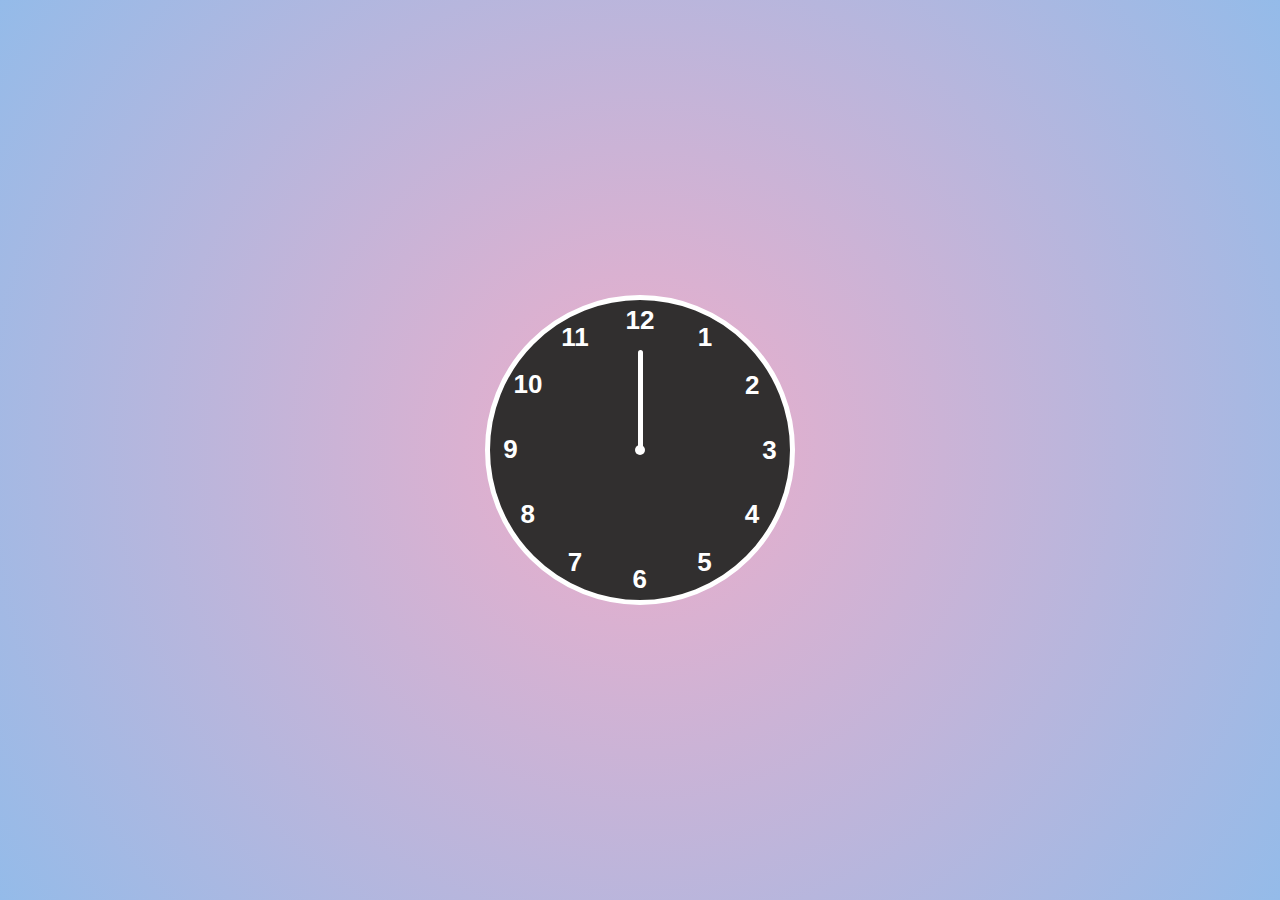
<file: demo.html>
<!DOCTYPE html>
<html lang="en">
<head>
    <meta charset="UTF-8">
    <meta name="viewport" content="width=device-width, initial-scale=1.0">
    <style>
        *{
            margin:0;
            padding: 0;

        }
        body{
            font-family: sans-serif;
            background: rgb(238,174,202);
            background:radial-gradient(circle, rgba(238, 174, 202, 1) 0%, rgba(148, 187, 233, 1) 100%);
            position: relative;
            display: flex;
            justify-content: center;
            align-items: center;
            height: 100vh;

            
        }

        .clock{
            background-color: rgb(49,47,47);
            width: 300px;
            height: 300px;
            border-radius: 50%;
            color: #fff;
            border: 5px solid #fff;
            box-shadow: 0px 0px 10px rgba(255,255,255,0.7),
            0px, 0px, 20px rgba(0,0,0,0.7);
            font-size: 26px;
            font-weight: bold;
            display: flex;
            justify-content: center;
            align-items: center;
            position: relative;

        }
        .clock ul li{
            list-style: none;
            position: absolute;
            text-align: center;
            transform: rotate(calc(30deg * var(--i)));
            inset: 5px;

        }
        .clock ul li span{
            transform: rotate(calc(-30deg * var(--i)));
            display: inline-block;

        }
        .clock::after{
            content:"";
            width: 10px;
            height: 10px;
            background-color:#fff;
            border-radius: 50%;
            position: absolute;
        }
        .needle{
            display: flex;
            justify-content:center;
            align-items: flex-end;

        }
        .needle span{
            width: 5px;
            height:var(--h);
            background-color:var(--clr);
            position: absolute;
            border-radius: 5px;

        }



    </style>
    <title>Analogue Clock</title>
</head>
<body>
    <div class="clock">
        <div class="needle hr " style="--h:60px; --clr:red"><span></span></div>
        <div class="needle mn " style="--h:80px; --clr:blue "><span></span></div>
        <div class="needle ss" style="--h:100px; --clr:white"><span></span></div>



        <ul>
            <li style="--i:1"><span>1</span></li>
            <li style="--i:2"><span>2</span></li>
            <li style="--i:3"><span>3</span></li>
            <li style="--i:4"><span>4</span></li> 
            <li style="--i:5"><span>5</span></li>
            <li style="--i:6"><span>6</span></li>
            <li style="--i:7"><span>7</span></li>
            <li style="--i:8"><span>8</span></li>
            <li style="--i:9"><span>9</span></li>
            <li style="--i:10"><span>10</span></li>
            <li style="--i:11"><span>11</span></li>
            <li style="--i:12"><span>12</span></li>
        </ul>
    </div>

    <script>
        function show_clock(){
            let h = document.getElementsByClassName('hr')[0];
            let m = document.getElementsByClassName('mn')[0];
            let s =document.getElementsByClassName('ss')[0];

            let date= new Date();

            let hours = date.getHours();
            let minutes = date.getMinutes();
            let seconds = date.getSeconds();


            h.style.transform = `rotate(${ 30 * hours + minutes}deg)`;
            m.style.transform = `rotate(${6 * minutes}deg)`;
            s.style.transform = `rotate(${ 6 * seconds}deg)`;

            let sound = new Audio ('sound.mp3');
            sound.play();

        }
        setInterval(show_clock, 1000);

    </script>
</body>
</html>
</file>
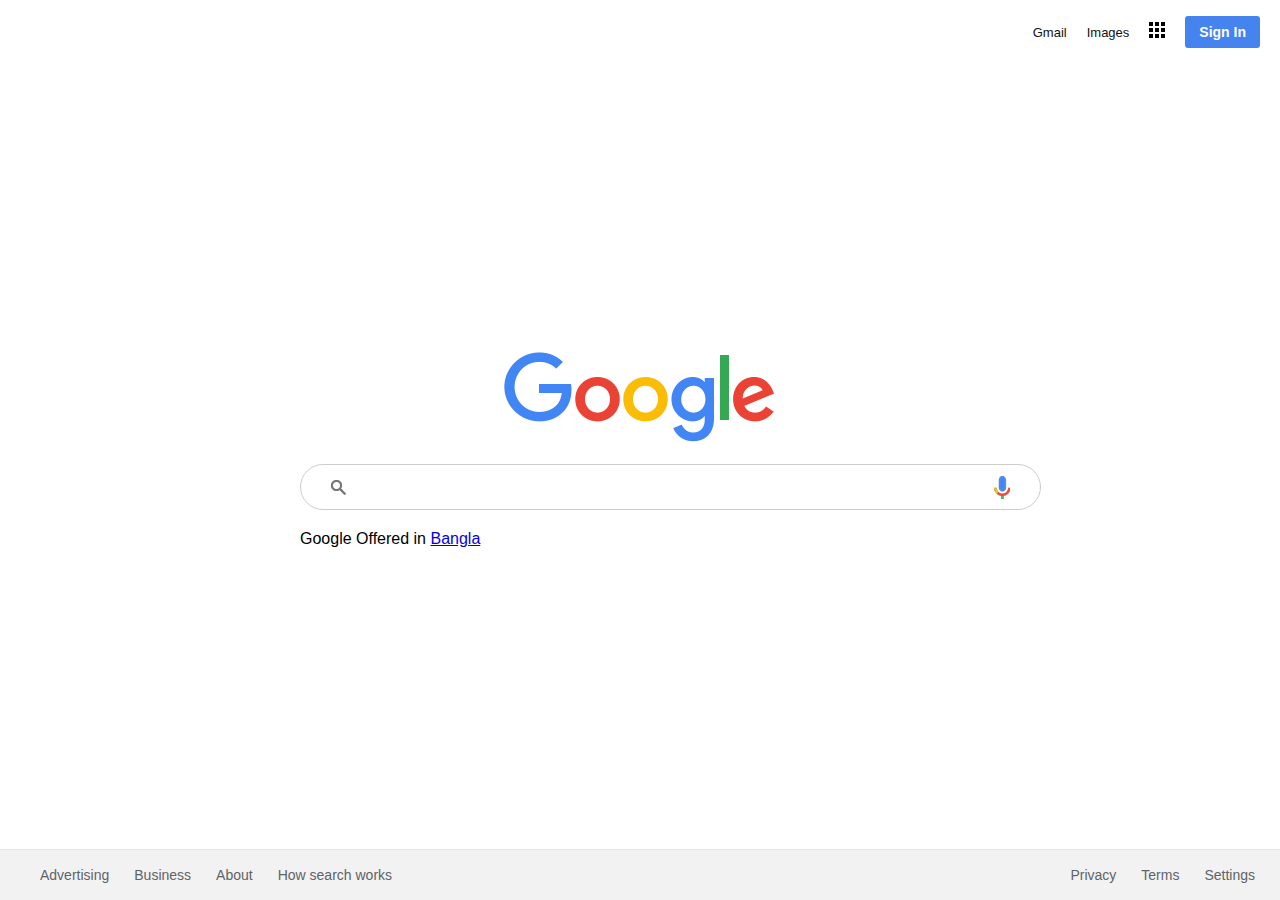
<file: weschool.html>
<!DOCTYPE html>
<html lang="en">
<head>
    <meta charset="UTF-8">
    <meta name="viewport" content="width=device-width, initial-scale=1.0">
    <link rel="stylesheet" href="google.css">
    <title>Document</title>
</head>
<body>
    <section>
        <header>
            <ul>
                <li><a href="#">Gmail </a></li>
                <li><a href="#"> Images</a></li>
                <li><a href="#"><img src="bars.png" alt=""></a></li>
                <li><button>Sign In</button></li>
            </ul>
        </header>
        <div class="main">
            <img src="google.png" alt="google">
            <div class="searchbox">
                <input type="text" name="" class="search" id="">
                <div class="icons">
                    <div class=""> <img src="search.png" alt=""></div>
                    <div class=""> <img src="mic.png" alt=""></div>
                </div>
                <div class="lang">
                    Google Offered in <a href="#">Bangla</a>
                </div>
            </div>
            <div class="footer">
                <div class="row">
                    <ul>
                        <li><a href="#">Advertising</a></li>
                        <li><a href="#">Business</a></li>
                        <li><a href="#">About</a></li>
                        <li><a href="#">How search works</a></li>
                    </ul>
                    <ul>
                        <li><a href="#">Privacy</a></li>
                        <li><a href="#">Terms</a></li>
                        <li><a href="#">Settings</a></li>
                        
                    </ul>
                </div>
            </div>
        </div>
    </section>
    
</body>
</html>
</file>
<file: google.css>
body{
    margin: 0;
    padding: 0;
    box-sizing: border-box;
    font-family: Arial, Helvetica, sans-serif;
}
section{
    position: relative;
    width: 100%;
    display: flex;
    justify-content: center;
    align-items: center;
    min-height: 100vh;
}
section header{
    position: absolute;
    top: 0;
    width: 100%;
    display: flex;
    justify-content: flex-end;
    margin-right: 40px;
}
section header ul{
    display: flex;
    justify-content: center;
    align-items: center;
}
section header ul li{
    list-style: none;
    margin-left: 20px;
}
section header ul li a{
    color: #111;
    text-decoration: none;
    font-size: 13px;
}
section header ul li button{
    background: #4584ef;
    border: none;
    outline: none;
    padding: 8px 14px;
    color: #fff;
    font-size: 14px;
    font-weight: bold;
    border-radius: 3px;
    cursor: pointer;
}
section .main{
    width: 680px;
    display: flex;
    flex-direction: column;
    justify-content: center;
    align-items: center;
}
section .main .searchbox{
    position: relative;
    width: 100%;
    margin-top: 20px;
}
section .main .searchbox .search{
    width: 98%;
    padding: 13px;
    padding-left: 60px;
    border-radius: 30px;
    border: 1px solid #ccc;
    outline: none;
    font-size: 16px;
}
section .main .searchbox .icons{
    position: absolute;
    top: 0;
    width: 100%;
    display: flex;
    padding: 12px 30px;
    justify-content: space-between;
    align-items: center;
    pointer-events: none;
}
section .main .buttons{
    margin-top: 20px;
}
section .main .buttons button{
    margin: 0 5px;
    padding: 12px 20px;
    color: #555;
    font-size: 14px;
    border: none;
    cursor: pointer;
    border: 1px solid transparent;
    outline: none;
}
section .main .buttons button:hover{
    border: 1px solid #ccc;
}
section .main .lang{
    margin-top: 20px;
}
section .footer{
    position: absolute;
    bottom: 0;
    left: 0;
    width: 100%;
    background: #f2f2f2;
}
section .footer .row{
    display: flex;
    justify-content: space-between;
    border-top: 1px solid rgba(0, 0, 0, 0.05);
}
section .footer .row ul{
    display: flex;
}
section .footer .row ul li{
    list-style: none;
}
section .footer .row ul li a{
    text-decoration: none;
    font-size: 14px;
    color: #5f6368;
    margin-right: 25px;
}


/*Desktop*/
@media (min-width:1024px){

}

/*Ta🅱let View*/
@media (min-width:769px) and (max-width:1023px){
    section header ul li button{
        background-color: tomato;
    }
}



/*Mo🅱ile View*/
@media (max-width:768px){
    section .main .searchbox .search{
        width: 78%;
    }
    section .main .searchbox .icons{
        width: 84%;
    }
    section .footer .row ul{
        display: block;
    }
    section header ul li button{
        background-color: b
    blue;
    }
}
</file>
